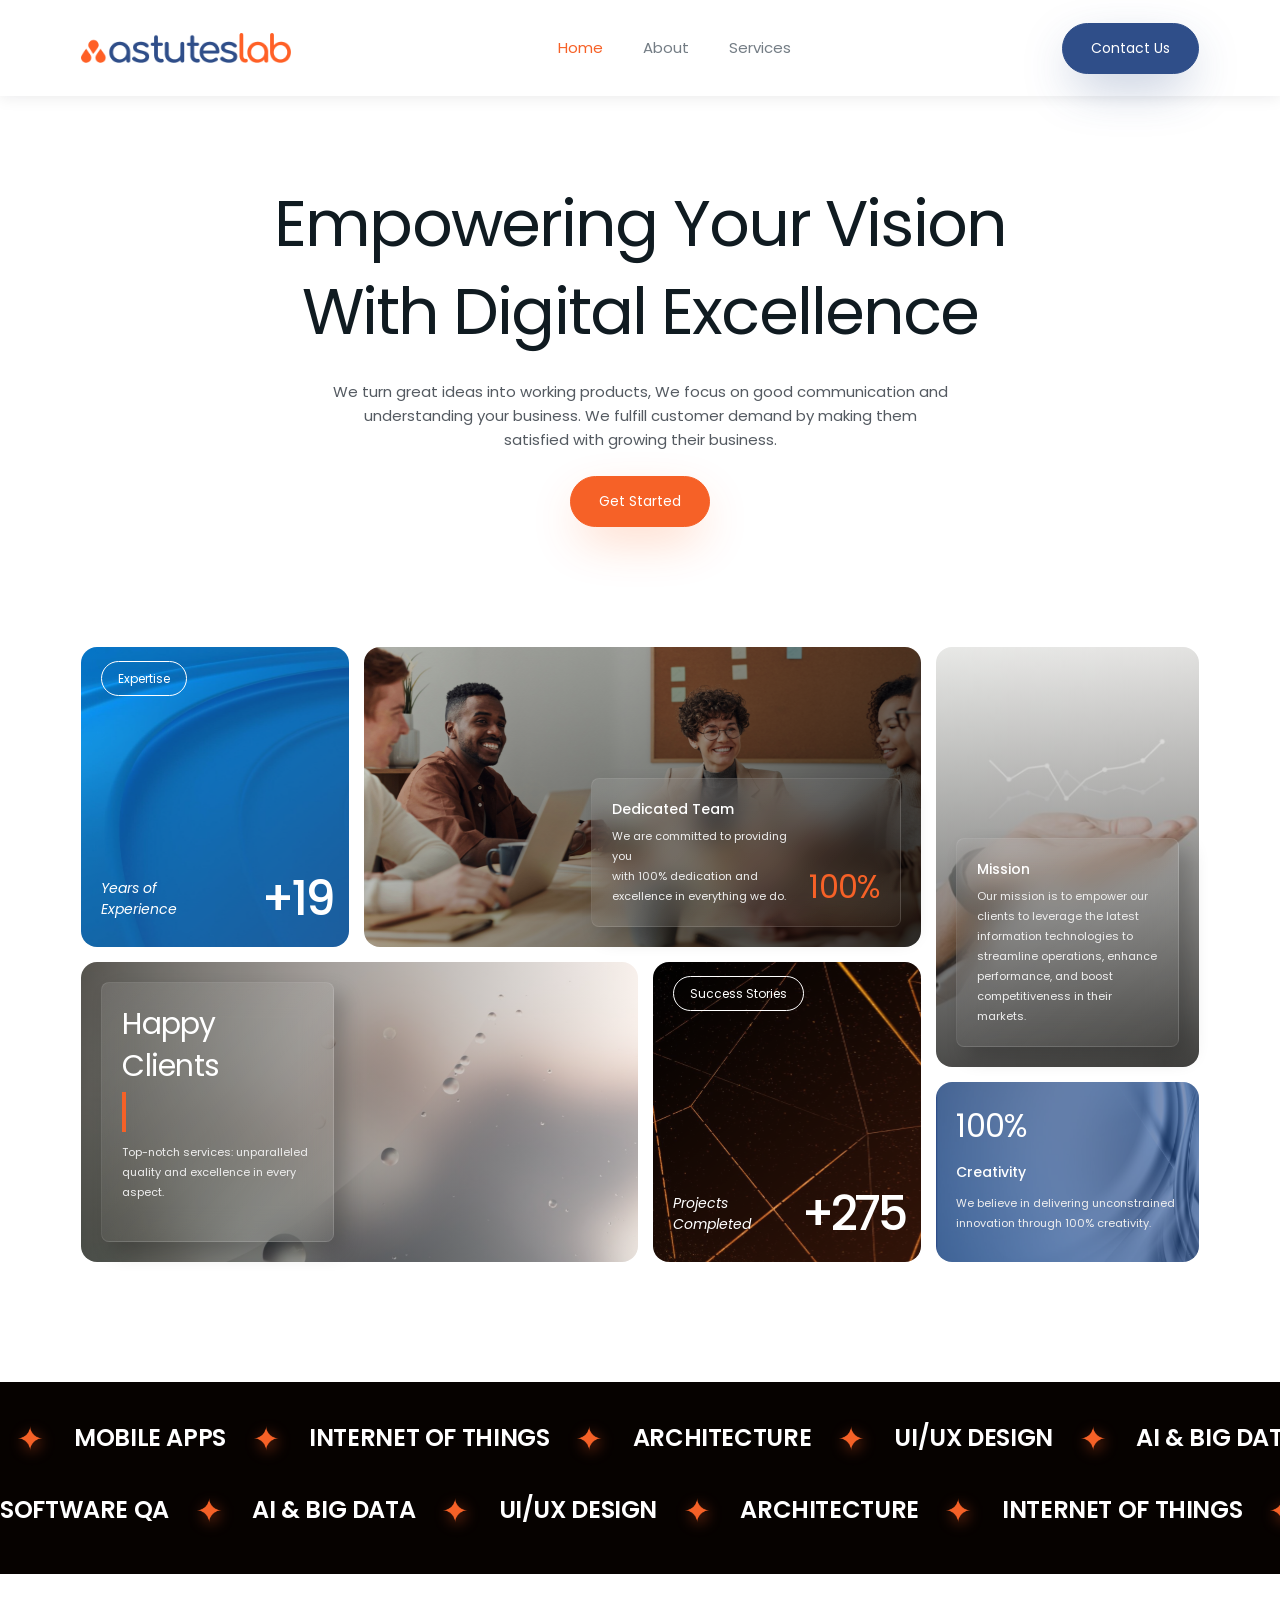
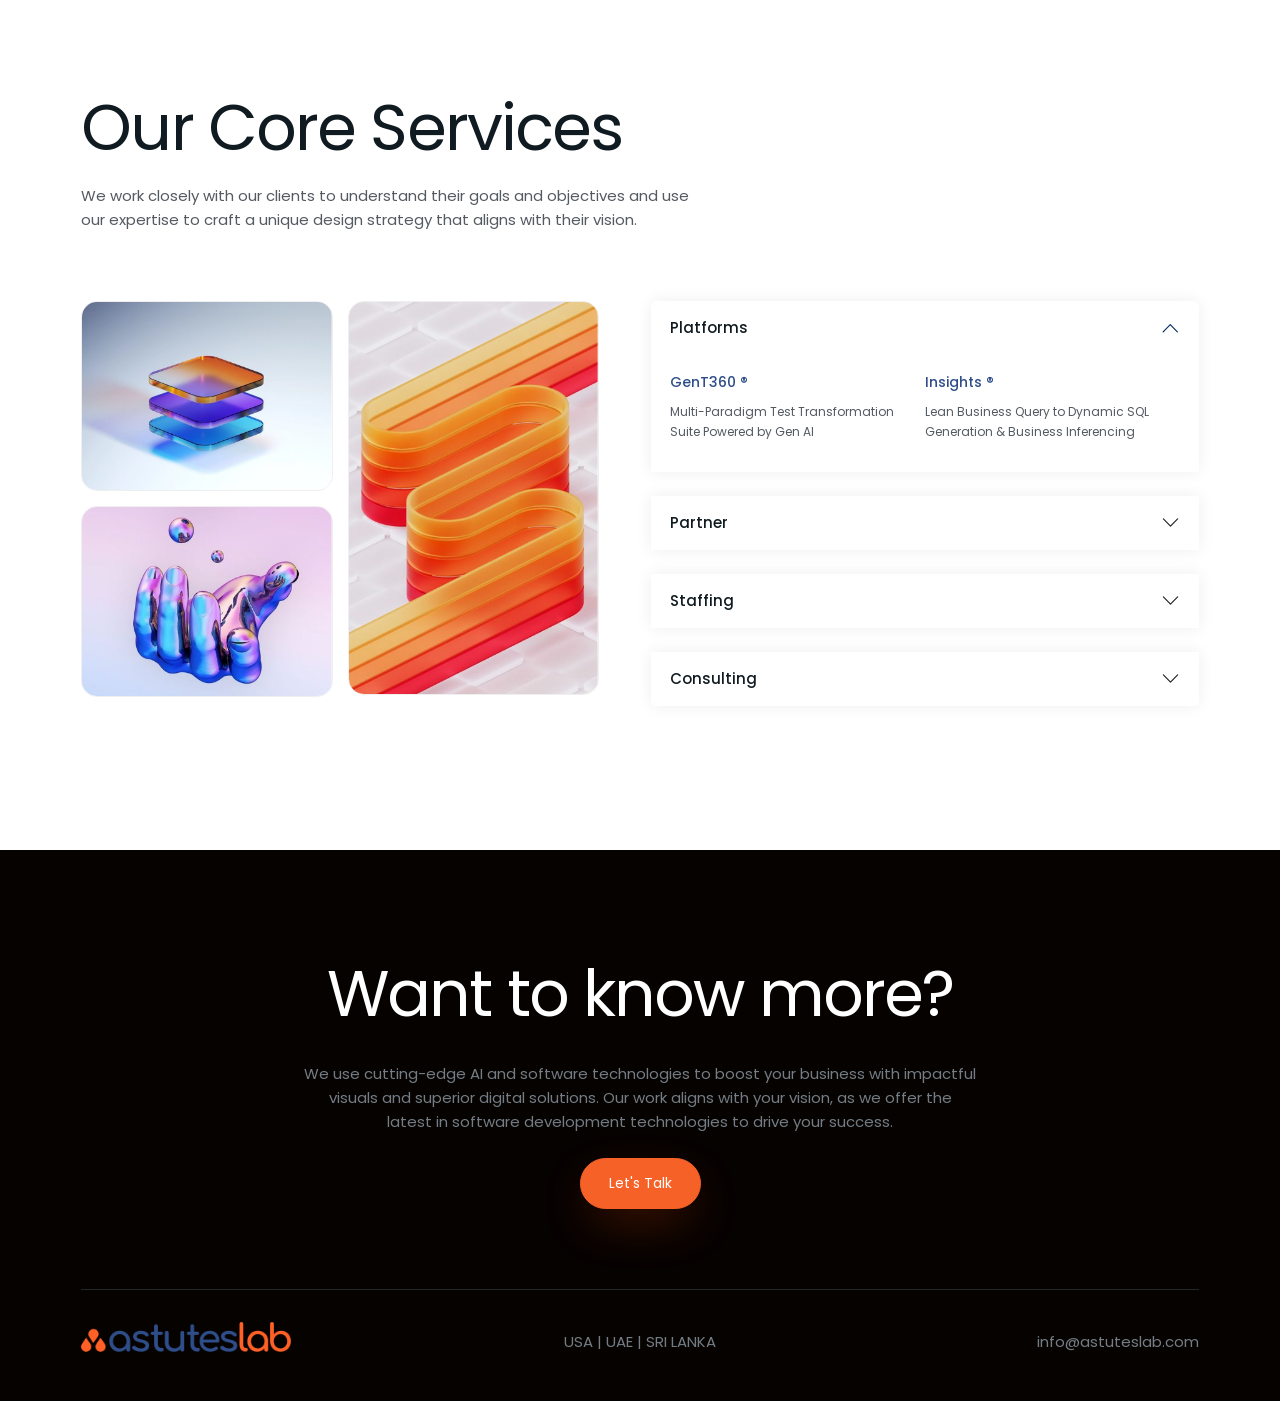
<file: docs/index.html>
<!DOCTYPE html>
<html lang="en">
<head>
    <meta charset="UTF-8">
    <meta name="viewport" content="width=device-width, initial-scale=1.0">
    <title>Astuteslabs - Home</title>
    <link rel="icon" type="image/png" href="image/favicon.ico">
    <link rel="stylesheet" href="https://cdn.jsdelivr.net/npm/bootstrap@5.3.2/dist/css/bootstrap.min.css">
    <link rel="preconnect" href="https://fonts.googleapis.com">
    <link rel="preconnect" href="https://fonts.gstatic.com" crossorigin>
    <link href="https://fonts.googleapis.com/css2?family=Poppins:ital,wght@0,100;0,200;0,300;0,400;0,500;0,600;0,700;0,800;0,900;1,100;1,200;1,300;1,400;1,500;1,600;1,700;1,800;1,900&display=swap" rel="stylesheet">
    <link rel="stylesheet" href="css/style.css">
    <link rel="stylesheet" href="css/responsive.css">
</head>
<body>

    <nav class="navbar fixed-top navbar-expand-lg bg-white py-4">
        <div class="container">
            <a class="navbar-brand" href="index.html">
                <img src="image/logo.png" width="auto" height="30" alt="logo-image">
            </a>
            <button class="navbar-toggler" type="button" data-bs-toggle="collapse" data-bs-target="#navbarNav" aria-controls="navbarNav" aria-expanded="false" aria-label="Toggle navigation">
                <span class="navbar-toggler-icon"></span>
            </button>
            <div class="collapse navbar-collapse" id="navbarNav">
                <ul class="navbar-nav mx-auto">
                    <li class="nav-item active"> <a class="nav-link" href="index.html">Home </a> </li>
                    <li class="nav-item"><a class="nav-link" href="about.html"> About </a></li>
                    <li class="nav-item"><a class="nav-link" href="service.html"> Services </a></li>
                    <li class="nav-item nav-contact"><a class="nav-link" href="contact.html"> Contact </a></li>
                </ul>
                
                <a class="btn btn-secondary btn-nav-contact" href="contact.html">Contact Us</a>
            </div>
        </div>
    </nav>


    <div class="section-hero">
        <div class="container">
            <div class="row text-center">
                <div class="hero-intro">
                    <h2 class="ast-title">Empowering Your Vision <br class="d-none d-lg-block"> With Digital Excellence</h2>
                    <p class="ast-para">
                        We turn great ideas into working products, We focus on good communication and <br class="d-none d-lg-block"> 
                        understanding your business. We fulfill customer demand by making them <br class="d-none d-lg-block">
                        satisfied with growing their business.
                    </p>
                    <a class="btn btn-primary" href="contact.html">Get Started</a>
                </div>
            </div>
        </div>
    </div>

    <div class="section-bento">
        <div class="container">
            <div class="row">
                <div class="bento-wrapper">
                    <div class="ast-bento bento-1">
                        <span class="round-text">Expertise</span>
                        <div class="square">
                            <div class="text" >Years of <br class="d-none d-lg-block"> Experience </div>
                            <div class="num" >+19 </div>
                        </div>
                    </div>
                    <div class="ast-bento bento-2">
                        <div class="bento-card team-card">
                            <div class="team">
                                <div class="card-title">Dedicated Team</div>
                                <div class="card-text">
                                    We are committed to providing you <br class="d-none d-lg-block"> with 100% dedication and excellence in everything we do.
                                </div>
                            </div>
                            <div class="huge-title">100%</div>
                        </div>
                    </div>
                    <div class="ast-bento bento-3">
                        <div class="bento-card">
                            <div class="card-title">Mission</div>
                            <div class="card-text">
                                Our mission is to empower our clients to leverage the latest information technologies 
                                to streamline operations, enhance performance, and boost competitiveness in their markets.
                            </div>
                        </div>
                    </div>
                    <div class="ast-bento bento-4">
                        <div class="bento-card happy-clients">
                            <div class="card-title">Happy <br class="d-none d-lg-block"> Clients</div>
                            <div class="org-line"></div>
                            <div class="card-text">
                                Top-notch services: unparalleled quality and excellence in every aspect.
                            </div>
                        </div>
                    </div>
                    <div class="ast-bento bento-5">
                        <span class="round-text">Success Stories</span>
                        <div class="square">
                            <div class="text" >Projects <br class="d-none d-lg-block"> Completed </div>
                            <div class="num" >+275 </div>
                        </div>
                    </div>
                    <div class="ast-bento bento-6">
                        <div class="ast-card">
                            <div class="huge-title">100%</div>
                            <div class="card-title">Creativity</div>
                            <div class="card-text">
                                We believe in delivering unconstrained innovation through 100% creativity.
                            </div>
                        </div>
                    </div>
                </div>
            </div>
        </div>
    </div>

    <div class="section-marquee">
        <div class="marquee marquee-slow">
            <div class="marq-word forward">
                Full Stack Development <span><img src="image/marq.png" alt="marquee-icon"></span> Mobile Apps <span><img src="image/marq.png" alt="marquee-icon"></span>
                Internet of Things <span><img src="image/marq.png" alt="marquee-icon"></span> Architecture <span><img src="image/marq.png" alt="marquee-icon"></span>
                UI/UX Design <span><img src="image/marq.png" alt="marquee-icon"></span> AI & Big Data <span><img src="image/marq.png" alt="marquee-icon"></span> 
                Software QA <span><img src="image/marq.png" alt="marquee-icon"></span>
            </div>

            <div class="marq-word backword">
                Software QA <span><img src="image/marq.png" alt="marquee-icon"></span> AI & Big Data <span><img src="image/marq.png" alt="marquee-icon"></span>
                UI/UX Design <span><img src="image/marq.png" alt="marquee-icon"></span> Architecture <span><img src="image/marq.png" alt="marquee-icon"></span>
                Internet of Things <span><img src="image/marq.png" alt="marquee-icon"></span> Mobile Apps <span><img src="image/marq.png" alt="marquee-icon"></span> 
                Full Stack Development <span><img src="image/marq.png" alt="marquee-icon"></span>
            </div>
        </div>
    </div>

    <div class="section-services">
        <div class="container">
            <div class="row text-start">
                <div class="hero-intro">
                    <h2 class="ast-title">Our Core Services</h2>
                    <p class="ast-para">
                        We work closely with our clients to understand their goals and objectives and use <br class="d-none d-lg-block"> 
                        our expertise to craft a unique design strategy that aligns with their vision.
                    </p>
                </div>
            </div>

            <div class="service-content">
                <div class="row">
                    <div class="col-lg-6">
                        <div class="ser-images">
                            <div class="img-box set-1">
                                <img src="image/ser-1.png" alt="service-image">
                            </div>
                            <div class="img-box set-2">
                                <img src="image/ser-2.png" alt="service-image">
                            </div>
                            <div class="img-box set-3">
                                <img src="image/ser-3.png" alt="service-image">
                            </div>
                        </div>
                    </div>
    
                    <div class="col-lg-6 my-auto">
                        <div class="accordion" id="accordionExample">
                            <div class="accordion-item border-0">
                                <h2 class="accordion-header" id="headingOne">
                                    <button class="accordion-button" type="button" data-bs-toggle="collapse" data-bs-target="#collapseOne" aria-expanded="true" aria-controls="collapseOne">
                                        Platforms
                                    </button>
                                </h2>
                                <div id="collapseOne" class="accordion-collapse collapse show" aria-labelledby="headingOne" data-bs-parent="#accordionExample" style="">
                                    <div class="accordion-body">
                                        <div class="plat-part">
                                            <div class="pp-box">
                                                <h5>GenT360 ®</h5>
                                                <p>Multi-Paradigm Test Transformation Suite Powered by Gen AI</p>
                                            </div>
                                            <div class="pp-box">
                                                <h5>Insights ®</h5>
                                                <p>Lean Business Query to Dynamic SQL Generation & Business Inferencing</p>
                                            </div>
                                        </div>
                                    </div>
                                </div>
                            </div>
                            <div class="accordion-item border-0">
                                <h2 class="accordion-header" id="headingTwo">
                                    <button class="accordion-button collapsed" type="button" data-bs-toggle="collapse" data-bs-target="#collapseTwo" aria-expanded="false" aria-controls="collapseTwo">
                                        Partner
                                    </button>
                                </h2>
                                <div id="collapseTwo" class="accordion-collapse collapse" aria-labelledby="headingTwo" data-bs-parent="#accordionExample">
                                    <div class="accordion-body">
                                        <div class="partner">
                                            <div class="pp-box">
                                                <h5>Channel Partner</h5>
                                                <img src="image/partner.png" alt="">
                                            </div>
                                        </div>
                                    </div>
                                </div>
                            </div>
                            <div class="accordion-item border-0">
                                <h2 class="accordion-header" id="headingThree">
                                    <button class="accordion-button collapsed" type="button" data-bs-toggle="collapse" data-bs-target="#collapseThree" aria-expanded="false" aria-controls="collapseThree">
                                        Staffing
                                    </button>
                                </h2>
                                <div id="collapseThree" class="accordion-collapse collapse" aria-labelledby="headingThree" data-bs-parent="#accordionExample">
                                    <div class="accordion-body">
                                        <div class="plat-part">
                                            <div class="pp-box">
                                                <h5>Dedicated Teams</h5>
                                                <p>For Software Companies & Startups</p>
                                            </div>
                                            <div class="pp-box">
                                                <h5>BOT Engagements</h5>
                                                <p>Build, Operate & Transfer Services</p>
                                            </div>
                                        </div>
                                    </div>
                                </div>
                            </div>
                            <div class="accordion-item border-0">
                                <h2 class="accordion-header" id="headingFour">
                                    <button class="accordion-button collapsed" type="button" data-bs-toggle="collapse" data-bs-target="#collapseFour" aria-expanded="false" aria-controls="collapseFour">
                                        Consulting
                                    </button>
                                </h2>
                                <div id="collapseFour" class="accordion-collapse collapse" aria-labelledby="headingFour" data-bs-parent="#accordionExample">
                                    <div class="accordion-body">
                                        <div class="consult">
                                            <div class="consult-box">
                                                <h5>UI/UX Design</h5>
                                            </div>
                                            <div class="consult-box">
                                                <h5>Mobile Apps</h5>
                                            </div>
                                            <div class="consult-box">
                                                <h5>Architecture</h5>
                                            </div>
                                            <div class="consult-box">
                                                <h5>Software QA</h5>
                                            </div>
                                            <div class="consult-box">
                                                <h5>Full Stack Development</h5>
                                            </div>
                                            <div class="consult-box">
                                                <h5>AI & Big Data</h5>
                                            </div>
                                            <div class="consult-box">
                                                <h5>Internet of Things</h5>
                                            </div>
                                        </div>
                                    </div>
                                </div>
                            </div>
                        </div>
    
                    </div>
                </div>
            </div>
            
        </div>
    </div>


    <footer>
        <div class="container">
            <div class="hero-intro text-center">
                <h2 class="ast-title">Want to know more?</h2>
                <p class="ast-para">
                    We use cutting-edge AI and software technologies to boost your business with impactful<br class="d-none d-lg-block"> 
                    visuals and superior digital solutions. Our work aligns with your vision, as we offer the <br class="d-none d-lg-block">
                    latest in software development technologies to drive your success. 
                </p>
                <a class="btn btn-primary" href="contact.html">Let's Talk</a>
            </div>

            <div class="row align-items-center footer-bottom">
                <div class="col-md-4">
                    <div class="ft-logo text-start">
                        <img src="image/logo.png" width="auto" height="30" alt="ft-logo">
                    </div>
                </div>
                <div class="col-md-4 text-center">
                    <p class="ft-loc">
                        USA | UAE | SRI LANKA
                    </p>
                </div>
                <div class="col-md-4 text-end">
                    <p class="ft-mail">
                        info@astuteslab.com
                    </p>
                </div>
            </div>
        </div>
    </footer>
    
    <script src="https://cdn.jsdelivr.net/npm/bootstrap@5.2.3/dist/js/bootstrap.bundle.min.js" integrity="sha384-kenU1KFdBIe4zVF0s0G1M5b4hcpxyD9F7jL+jjXkk+Q2h455rYXK/7HAuoJl+0I4" crossorigin="anonymous"></script>
</body>
</html>
</file>
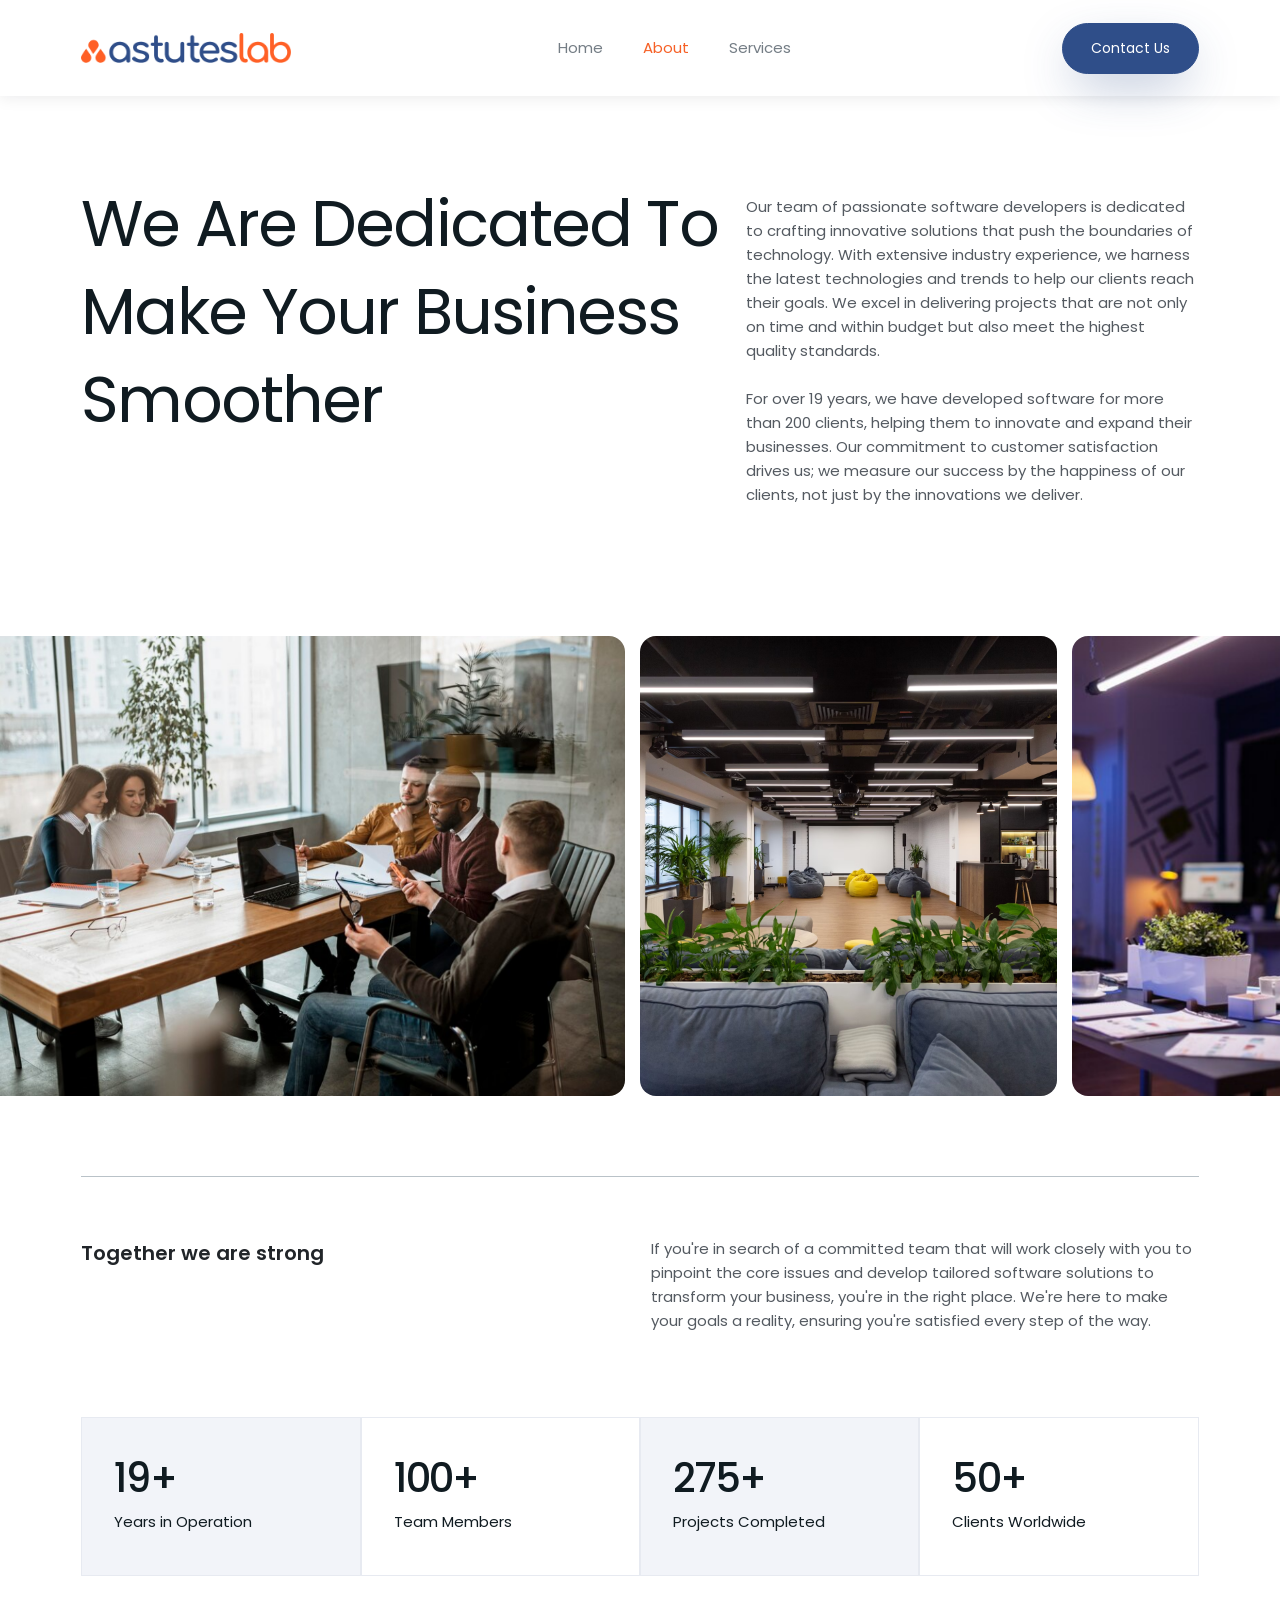
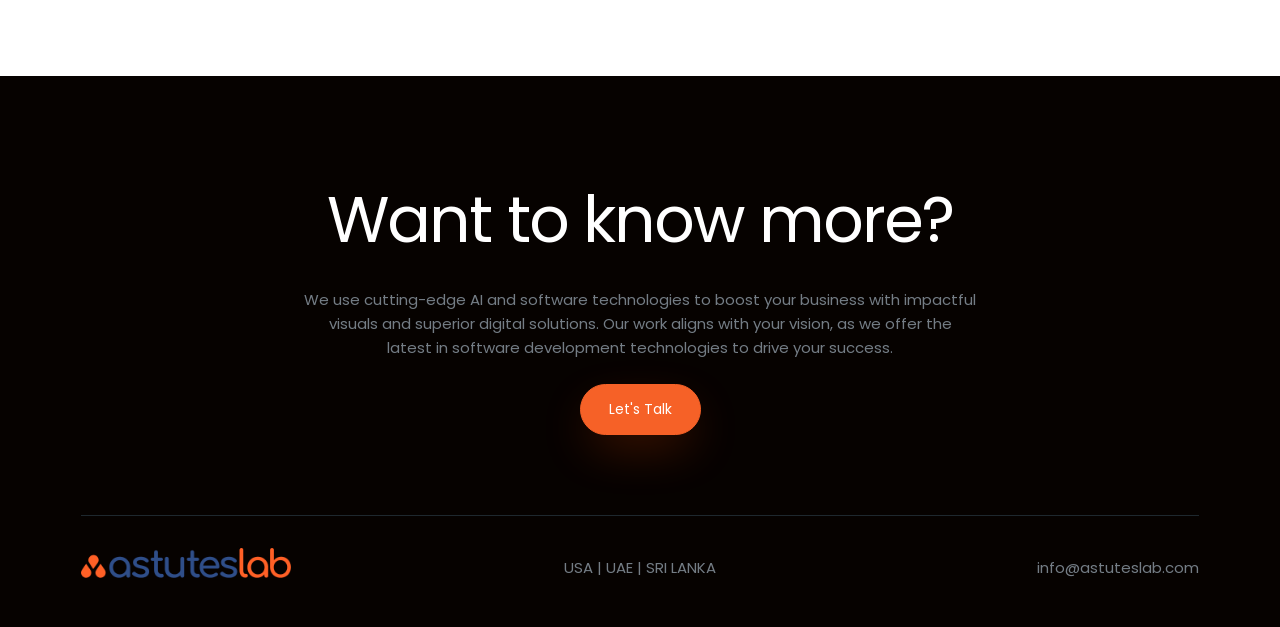
<file: docs/about.html>
<!DOCTYPE html>
<html lang="en">
<head>
    <meta charset="UTF-8">
    <meta name="viewport" content="width=device-width, initial-scale=1.0">
    <title>Astuteslabs - About Us</title>
    <link rel="icon" type="image/png" href="image/favicon.ico">
    <link rel="stylesheet" href="https://cdn.jsdelivr.net/npm/bootstrap@5.3.2/dist/css/bootstrap.min.css">
    <link rel="preconnect" href="https://fonts.googleapis.com">
    <link rel="preconnect" href="https://fonts.gstatic.com" crossorigin>
    <link href="https://fonts.googleapis.com/css2?family=Poppins:ital,wght@0,100;0,200;0,300;0,400;0,500;0,600;0,700;0,800;0,900;1,100;1,200;1,300;1,400;1,500;1,600;1,700;1,800;1,900&display=swap" rel="stylesheet">
    <link rel="stylesheet" href="css/style.css">
    <link rel="stylesheet" href="css/responsive.css">
</head>
<body>

    <nav class="navbar fixed-top navbar-expand-lg bg-white py-4">
        <div class="container">
            <a class="navbar-brand" href="index.html">
                <img src="image/logo.png" width="auto" height="30" alt="logo-image">
            </a>
            <button class="navbar-toggler" type="button" data-bs-toggle="collapse" data-bs-target="#navbarNav" aria-controls="navbarNav" aria-expanded="false" aria-label="Toggle navigation">
                <span class="navbar-toggler-icon"></span>
            </button>
            <div class="collapse navbar-collapse" id="navbarNav">
                <ul class="navbar-nav mx-auto">
                    <li class="nav-item"> <a class="nav-link" href="index.html">Home </a> </li>
                    <li class="nav-item active"><a class="nav-link" href="about.html"> About </a></li>
                    <li class="nav-item"><a class="nav-link" href="service.html"> Services </a></li>
                    <li class="nav-item nav-contact"><a class="nav-link" href="contact.html"> Contact </a></li>
                </ul>
                
                <a class="btn btn-secondary btn-nav-contact" href="contact.html">Contact Us</a>
            </div>
        </div>
    </nav>


    <div class="section-hero">
        <div class="container">
            <div class="title-intro">
                <div class="row">
                    <div class="col-12 col-lg-8 col-xl-7">  
                        <h2 class="ast-title">We Are Dedicated To Make Your Business Smoother</h2>
                    </div>
                    <div class="col-12 col-lg-4 col-xl-5 mt-md-3 mb-md-3">
                        <p class="ast-para">
                            <!-- We work closely with our clients to understand their goals and
                            objectives and use our expertise to craft a unique design strategy 
                            that aligns with their vision. -->

                            Our team of passionate software developers is dedicated to crafting innovative solutions 
                            that push the boundaries of technology. With extensive industry experience, we harness the 
                            latest technologies and trends to help our clients reach their goals. We excel in delivering 
                            projects that are not only on time and within budget but also meet the highest quality standards.
                        </p>
                        <p class="ast-para">
                            For over 19 years, we have developed software for more than 200 clients, helping them to innovate 
                            and expand their businesses. Our commitment to customer satisfaction drives us; we measure our 
                            success by the happiness of our clients, not just by the innovations we deliver.
                        </p>
                    </div>
                </div>
            </div>
        </div>
    </div>

    <div class="section-gallery">
        <div class="gallery-box">
            <div class="abt-img">
                <img src="image/abt-1.png" class="img-1" alt="abt-img">
            </div>
            <div class="abt-img">
                <img src="image/abt-2.png" class="img-2" alt="abt-img">
            </div>
            <div class="abt-img">
                <img src="image/abt-3.png" class="img-3" alt="abt-img">
            </div>
        </div>
    </div>

    <div class="section-about">
        <div class="container">
            <div class="caption">
                <div class="row">
                    <div class="col-md-6">
                        <h6 class="cap-title">Together we are strong</h6>
                    </div>
                    <div class="col-md-6">
                        <p class="ast-para">
                            If you're in search of a committed team that will work closely with you to pinpoint the 
                            core issues and develop tailored software solutions to transform your business, you're in 
                            the right place. We're here to make your goals a reality, ensuring you're satisfied every 
                            step of the way.
                        </p>
                    </div>
                </div>
            </div>
            <div class="detail-box">
                <div class="abt-box">
                    <h5>19+</h5>
                    <p>Years in Operation</p>
                </div>
                <div class="abt-box">
                    <h5>100+</h5>
                    <p>Team Members</p>
                </div>
                <div class="abt-box">
                    <h5>275+</h5>
                    <p>Projects Completed</p>
                </div>
                <div class="abt-box">
                    <h5>50+</h5>
                    <p>Clients Worldwide</p>
                </div>
            </div>
        </div>
    </div>




    <footer>
        <div class="container">
            <div class="hero-intro text-center">
                <h2 class="ast-title">Want to know more?</h2>
                <p class="ast-para">
                    We use cutting-edge AI and software technologies to boost your business with impactful<br class="d-none d-lg-block"> 
                    visuals and superior digital solutions. Our work aligns with your vision, as we offer the <br class="d-none d-lg-block">
                    latest in software development technologies to drive your success. 
                </p>
                <a class="btn btn-primary" href="contact.html">Let's Talk</a>
            </div>

            <div class="row align-items-center footer-bottom">
                <div class="col-md-4">
                    <div class="ft-logo text-start">
                        <img src="image/logo.png" width="auto" height="30" alt="ft-logo">
                    </div>
                </div>
                <div class="col-md-4 text-center">
                    <p class="ft-loc">
                        USA | UAE | SRI LANKA
                    </p>
                </div>
                <div class="col-md-4 text-end">
                    <p class="ft-mail">
                        info@astuteslab.com
                    </p>
                </div>
            </div>
        </div>
    </footer>
    
    <script src="https://cdn.jsdelivr.net/npm/bootstrap@5.2.3/dist/js/bootstrap.bundle.min.js" integrity="sha384-kenU1KFdBIe4zVF0s0G1M5b4hcpxyD9F7jL+jjXkk+Q2h455rYXK/7HAuoJl+0I4" crossorigin="anonymous"></script>
</body>
</html>
</file>
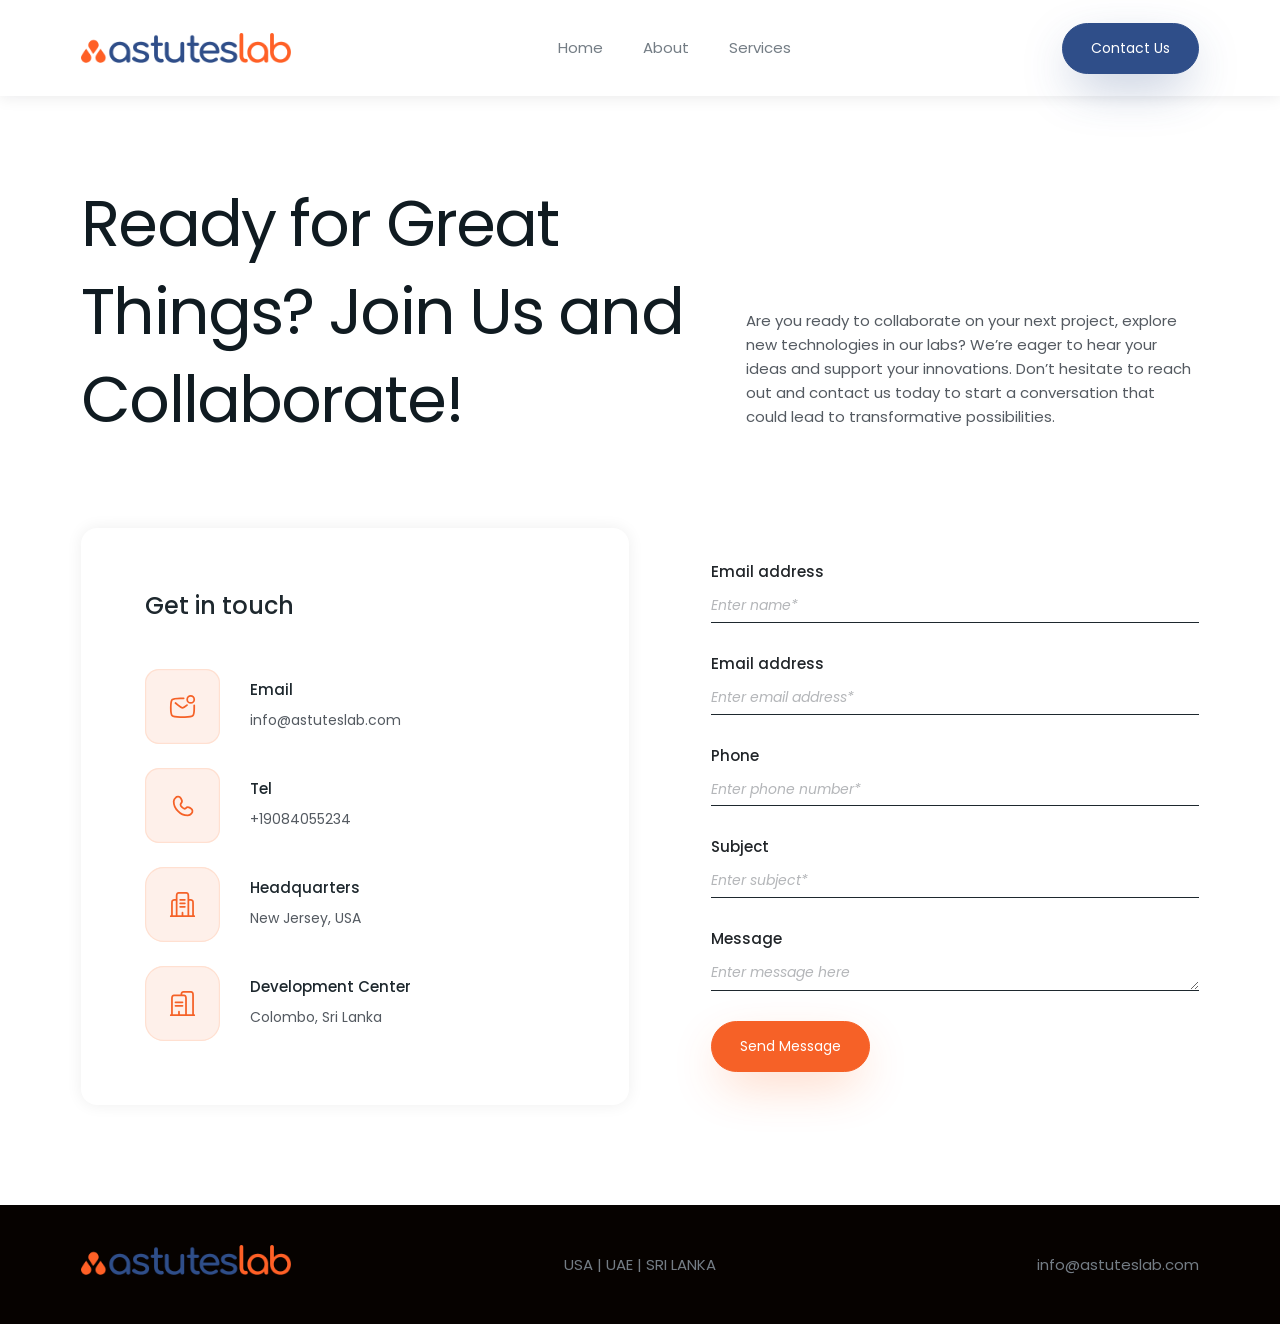
<file: docs/contact-form.html>
<!DOCTYPE html>
<html lang="en">
<head>
    <meta charset="UTF-8">
    <meta name="viewport" content="width=device-width, initial-scale=1.0">
    <title>Astuteslabs - Contact Us</title>
    <link rel="icon" type="image/png" href="image/favicon.ico">
    <link rel="stylesheet" href="https://cdn.jsdelivr.net/npm/bootstrap@5.3.2/dist/css/bootstrap.min.css">
    <link rel="preconnect" href="https://fonts.googleapis.com">
    <link rel="preconnect" href="https://fonts.gstatic.com" crossorigin>
    <link href="https://fonts.googleapis.com/css2?family=Poppins:ital,wght@0,100;0,200;0,300;0,400;0,500;0,600;0,700;0,800;0,900;1,100;1,200;1,300;1,400;1,500;1,600;1,700;1,800;1,900&display=swap" rel="stylesheet">
    <link rel="stylesheet" href="css/style.css">
    <link rel="stylesheet" href="css/responsive.css">
    <style>
        footer {
            padding: 40px 0 24px;
        }
        .footer-bottom {
            margin-top: 0;
        }
    </style>
</head>
<body>

    <nav class="navbar fixed-top navbar-expand-lg bg-white py-4">
        <div class="container">
            <a class="navbar-brand" href="index.html">
                <img src="image/logo.png" width="auto" height="30" alt="logo-image">
            </a>
            <button class="navbar-toggler" type="button" data-bs-toggle="collapse" data-bs-target="#navbarNav" aria-controls="navbarNav" aria-expanded="false" aria-label="Toggle navigation">
                <span class="navbar-toggler-icon"></span>
            </button>
            <div class="collapse navbar-collapse" id="navbarNav">
                <ul class="navbar-nav mx-auto">
                    <li class="nav-item"> <a class="nav-link" href="index.html">Home </a> </li>
                    <li class="nav-item"><a class="nav-link" href="about.html"> About </a></li>
                    <li class="nav-item"><a class="nav-link" href="service.html"> Services </a></li>
                    <li class="nav-item nav-contact active"><a class="nav-link" href="contact.html"> Contact </a></li>
                </ul>
                
                <a class="btn btn-secondary btn-nav-contact" href="contact.html">Contact Us</a>
            </div>
        </div>
    </nav>


    <div class="section-hero">
        <div class="container">
            <div class="title-intro">
                <div class="row">
                    <div class="col-12 col-lg-8 col-xl-7">  
                        <h2 class="ast-title">Ready for Great <br class="d-none d-xl-block"> Things? Join Us and <br class="d-none d-xl-block"> Collaborate!</h2>
                    </div>
                    <div class="col-12 col-lg-4 col-xl-5 mt-md-auto mb-md-3">
                        <p class="ast-para">
                            Are you ready to collaborate on your next project, explore new technologies in our labs? 
                            We’re eager to hear your ideas and support your innovations. Don’t hesitate to reach out 
                            and contact us today to start a conversation that could lead to transformative possibilities.
                        </p>
                    </div>
                </div>
            </div>
        </div>
    </div>

   <div class="section-contact-us">
        <div class="container">
            <div class="contact-wrapper">
                <div class="row">
                    <div class="col-md-6">
                        <div class="info-card">
                            <h5 class="light-title">Get in touch</h5>
                            <div class="help-details">
                                <img src="image/ast-mail.svg" alt="ct-help-icon">
                                <div class="help-body">
                                    <h5>Email</h5>
                                    <p>info@astuteslab.com</p>
                                </div>
                            </div>

                            <div class="help-details">
                                <img src="image/ast-tel.svg" alt="ct-help-icon">
                                <div class="help-body">
                                    <h5>Tel</h5>
                                    <p>+19084055234</p>
                                </div>
                            </div>

                            <div class="help-details">
                                <img src="image/ast-hqnew.svg" alt="ct-help-icon">
                                <div class="help-body">
                                    <h5>Headquarters</h5>
                                    <p>
                                        New Jersey, USA
                                    </p>
                                </div>
                            </div>

                            <div class="help-details">
                                <img src="image/center.svg" alt="ct-help-icon">
                                <div class="help-body">
                                    <h5>Development Center</h5>
                                    <p>
                                        Colombo, Sri Lanka
                                    </p>
                                </div>
                            </div>
                        </div>
                    </div>

                    <div class="col-md-6 my-auto">
                        <div class="contact-form">
                            <form action="POST">
                                <div class="row">
                                    <div class="col-12 mb-30">
                                        <label for="name" class="form-label">Email address</label>
                                        <input type="text" class="form-control italic" placeholder="Enter name*" id="name" name="name" aria-label="name" required="">
                                    </div>
                                    <div class="col-12 mb-30">
                                        <label for="email" class="form-label">Email address</label>
                                        <input type="email" class="form-control italic" placeholder="Enter email address*" id="email" name="email" aria-label="email" required="">
                                    </div>
                                    <div class="col-12 mb-30">
                                        <label for="phone" class="form-label">Phone</label>
                                        <input type="text" class="form-control italic" placeholder="Enter phone number*" id="phone" name="phone" aria-label="phone" required="">
                                    </div>
                                    <div class="col-12 mb-30">
                                        <label for="subject" class="form-label">Subject</label>
                                        <input type="text" class="form-control italic" placeholder="Enter subject*" id="subject" name="subject" aria-label="subject" required="">
                                    </div>
                                    <div class="col-12 mb-30">
                                        <label for="message" class="form-label">Message</label>
                                        <textarea class="form-control italic" placeholder="Enter message here" id="message" rows="1"></textarea>
                                    </div>
                                </div>
                                <a class="btn btn-primary" href="contact.html">Send Message</a>
                            </form>
                        </div>
                    </div>
                </div>
            </div>
        </div>
   </div>
    

    <footer>
        <div class="container">
            <div class="row align-items-center footer-bottom">
                <div class="col-md-4">
                    <div class="ft-logo text-start">
                        <img src="image/logo.png" width="auto" height="30" alt="ft-logo">
                    </div>
                </div>
                <div class="col-md-4 text-center">
                    <p class="ft-loc">
                        USA | UAE | SRI LANKA
                    </p>
                </div>
                <div class="col-md-4 text-end">
                    <p class="ft-mail">
                        info@astuteslab.com
                    </p>
                </div>
            </div>
        </div>
    </footer>
    
    <script src="https://cdn.jsdelivr.net/npm/bootstrap@5.2.3/dist/js/bootstrap.bundle.min.js" integrity="sha384-kenU1KFdBIe4zVF0s0G1M5b4hcpxyD9F7jL+jjXkk+Q2h455rYXK/7HAuoJl+0I4" crossorigin="anonymous"></script>
</body>
</html>
</file>
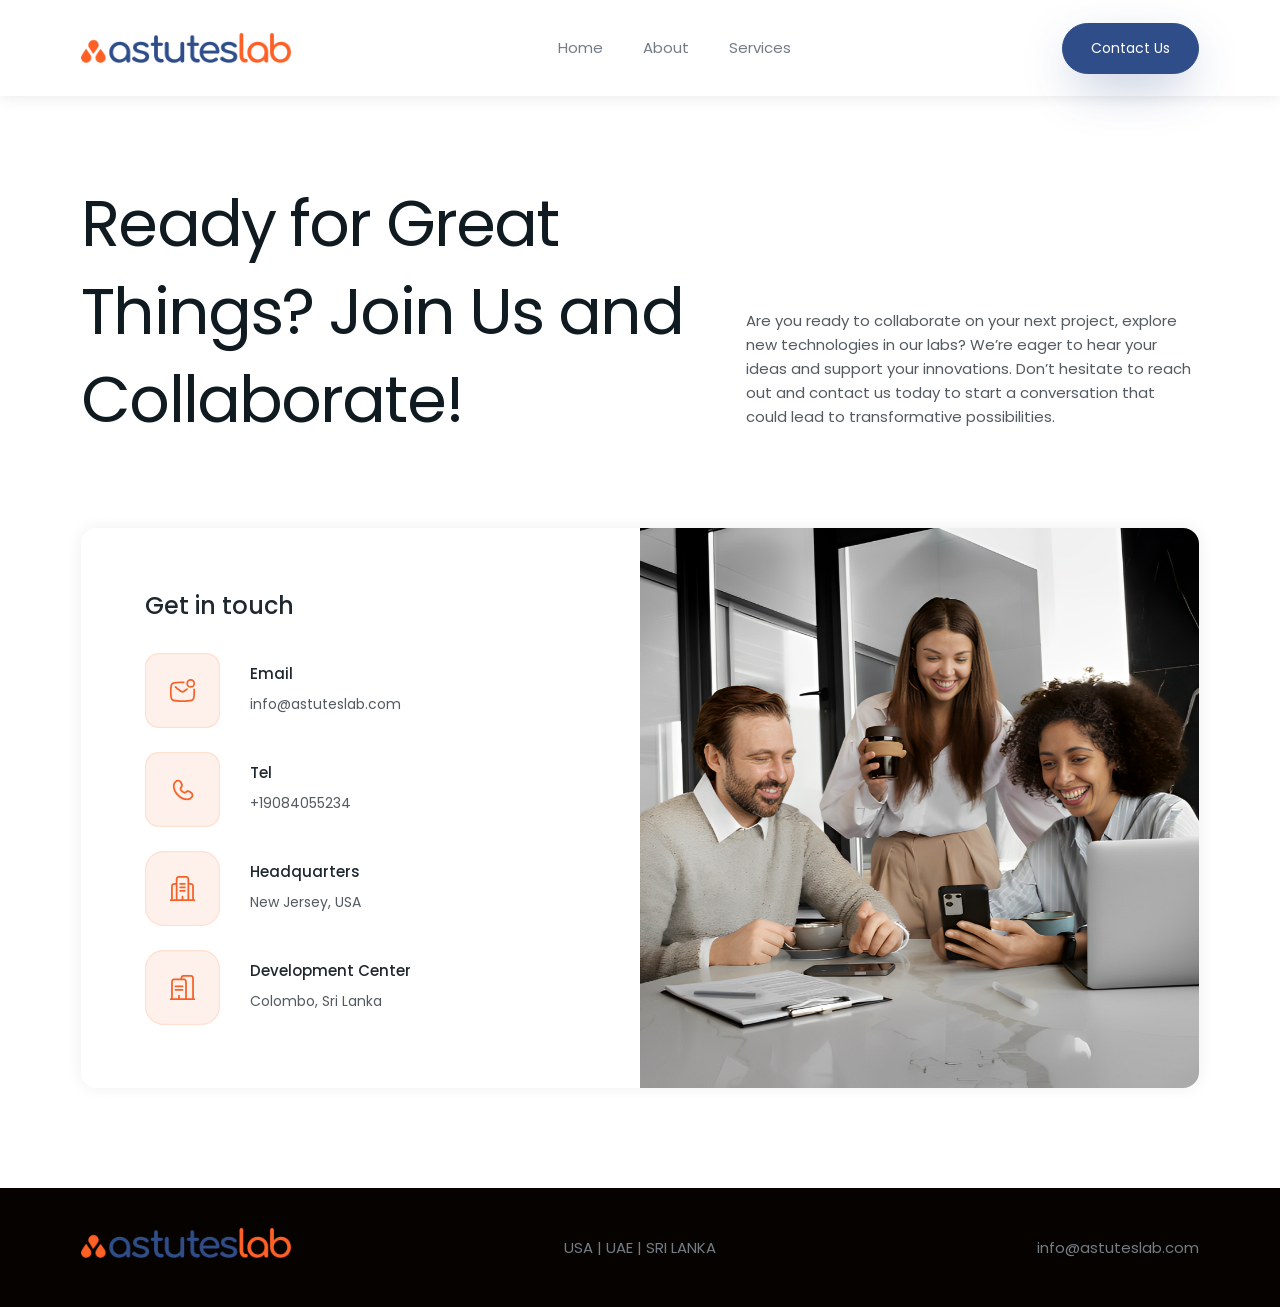
<file: docs/contact.html>
<!DOCTYPE html>
<html lang="en">
<head>
    <meta charset="UTF-8">
    <meta name="viewport" content="width=device-width, initial-scale=1.0">
    <title>Astuteslabs - Contact Us</title>
    <link rel="icon" type="image/png" href="image/favicon.ico">
    <link rel="stylesheet" href="https://cdn.jsdelivr.net/npm/bootstrap@5.3.2/dist/css/bootstrap.min.css">
    <link rel="preconnect" href="https://fonts.googleapis.com">
    <link rel="preconnect" href="https://fonts.gstatic.com" crossorigin>
    <link href="https://fonts.googleapis.com/css2?family=Poppins:ital,wght@0,100;0,200;0,300;0,400;0,500;0,600;0,700;0,800;0,900;1,100;1,200;1,300;1,400;1,500;1,600;1,700;1,800;1,900&display=swap" rel="stylesheet">
    <link rel="stylesheet" href="css/style.css">
    <link rel="stylesheet" href="css/responsive.css">
    <style>
        footer {
            padding: 40px 0 24px;
        }
        .footer-bottom {
            margin-top: 0;
        }
    </style>
</head>
<body>

    <nav class="navbar fixed-top navbar-expand-lg bg-white py-4">
        <div class="container">
            <a class="navbar-brand" href="index.html">
                <img src="image/logo.png" width="auto" height="30" alt="logo-image">
            </a>
            <button class="navbar-toggler" type="button" data-bs-toggle="collapse" data-bs-target="#navbarNav" aria-controls="navbarNav" aria-expanded="false" aria-label="Toggle navigation">
                <span class="navbar-toggler-icon"></span>
            </button>
            <div class="collapse navbar-collapse" id="navbarNav">
                <ul class="navbar-nav mx-auto">
                    <li class="nav-item"> <a class="nav-link" href="index.html">Home </a> </li>
                    <li class="nav-item"><a class="nav-link" href="about.html"> About </a></li>
                    <li class="nav-item"><a class="nav-link" href="service.html"> Services </a></li>
                    <li class="nav-item nav-contact active"><a class="nav-link" href="contact.html"> Contact </a></li>
                </ul>
                
                <a class="btn btn-secondary btn-nav-contact" href="contact.html">Contact Us</a>
            </div>
        </div>
    </nav>


    <div class="section-hero">
        <div class="container">
            <div class="title-intro">
                <div class="row">
                    <div class="col-12 col-lg-8 col-xl-7">  
                        <h2 class="ast-title">Ready for Great <br class="d-none d-xl-block"> Things? Join Us and <br class="d-none d-xl-block"> Collaborate!</h2>
                    </div>
                    <div class="col-12 col-lg-4 col-xl-5 mt-md-auto mb-md-3">
                        <p class="ast-para">
                            Are you ready to collaborate on your next project, explore new technologies in our labs? 
                            We’re eager to hear your ideas and support your innovations. Don’t hesitate to reach out 
                            and contact us today to start a conversation that could lead to transformative possibilities.
                        </p>
                    </div>
                </div>
            </div>
        </div>
    </div>

   <div class="section-contact-us">
        <div class="container">
            <div class="contact-wrapper">
                <div class="ct-grid">
                    

                    <div class="grid-box">
                        <div class="info-card">
                            <h5 class="light-title">Get in touch</h5>
                            <div class="help-details">
                                <img src="image/ast-mail.svg" alt="ct-help-icon">
                                <div class="help-body">
                                    <h5>Email</h5>
                                    <p>info@astuteslab.com</p>
                                </div>
                            </div>

                            <div class="help-details">
                                <img src="image/ast-tel.svg" alt="ct-help-icon">
                                <div class="help-body">
                                    <h5>Tel</h5>
                                    <p>+19084055234</p>
                                </div>
                            </div>

                            <div class="help-details">
                                <img src="image/ast-hqnew.svg" alt="ct-help-icon">
                                <div class="help-body">
                                    <h5>Headquarters</h5>
                                    <p>
                                        New Jersey, USA
                                    </p>
                                </div>
                            </div>

                            <div class="help-details">
                                <img src="image/center.svg" alt="ct-help-icon">
                                <div class="help-body">
                                    <h5>Development Center</h5>
                                    <p>
                                        Colombo, Sri Lanka
                                    </p>
                                </div>
                            </div>
                        </div>
                    </div>

                    <div class="grid-box">
                        <div class="contact-image">
                            <img src="image/contact.png" alt="contact-img">
                        </div>
                    </div>
                </div>
            </div>
        </div>
   </div>
    

    <footer>
        <div class="container">
            <div class="row align-items-center footer-bottom">
                <div class="col-md-4">
                    <div class="ft-logo text-start">
                        <img src="image/logo.png" width="auto" height="30" alt="ft-logo">
                    </div>
                </div>
                <div class="col-md-4 text-center">
                    <p class="ft-loc">
                        USA | UAE | SRI LANKA
                    </p>
                </div>
                <div class="col-md-4 text-end">
                    <p class="ft-mail">
                        info@astuteslab.com
                    </p>
                </div>
            </div>
        </div>
    </footer>
    
    <script src="https://cdn.jsdelivr.net/npm/bootstrap@5.2.3/dist/js/bootstrap.bundle.min.js" integrity="sha384-kenU1KFdBIe4zVF0s0G1M5b4hcpxyD9F7jL+jjXkk+Q2h455rYXK/7HAuoJl+0I4" crossorigin="anonymous"></script>
</body>
</html>
</file>
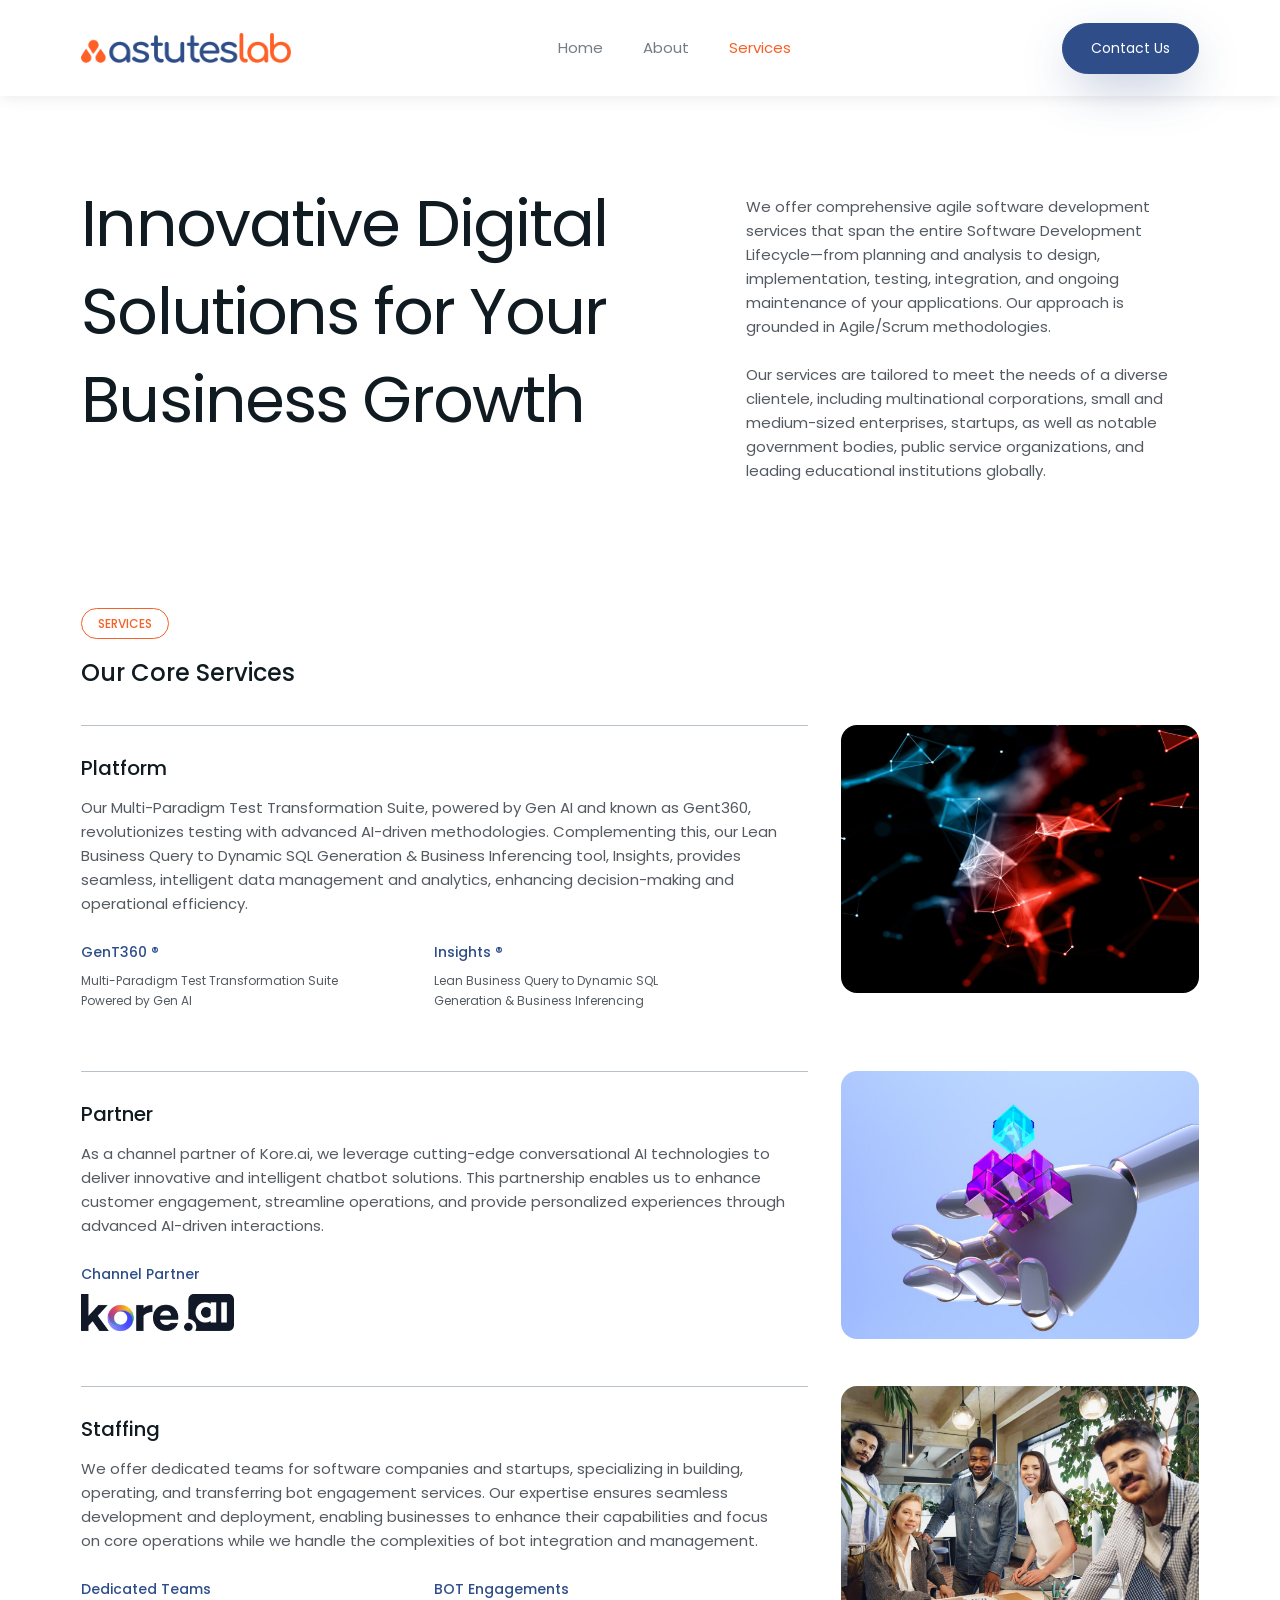
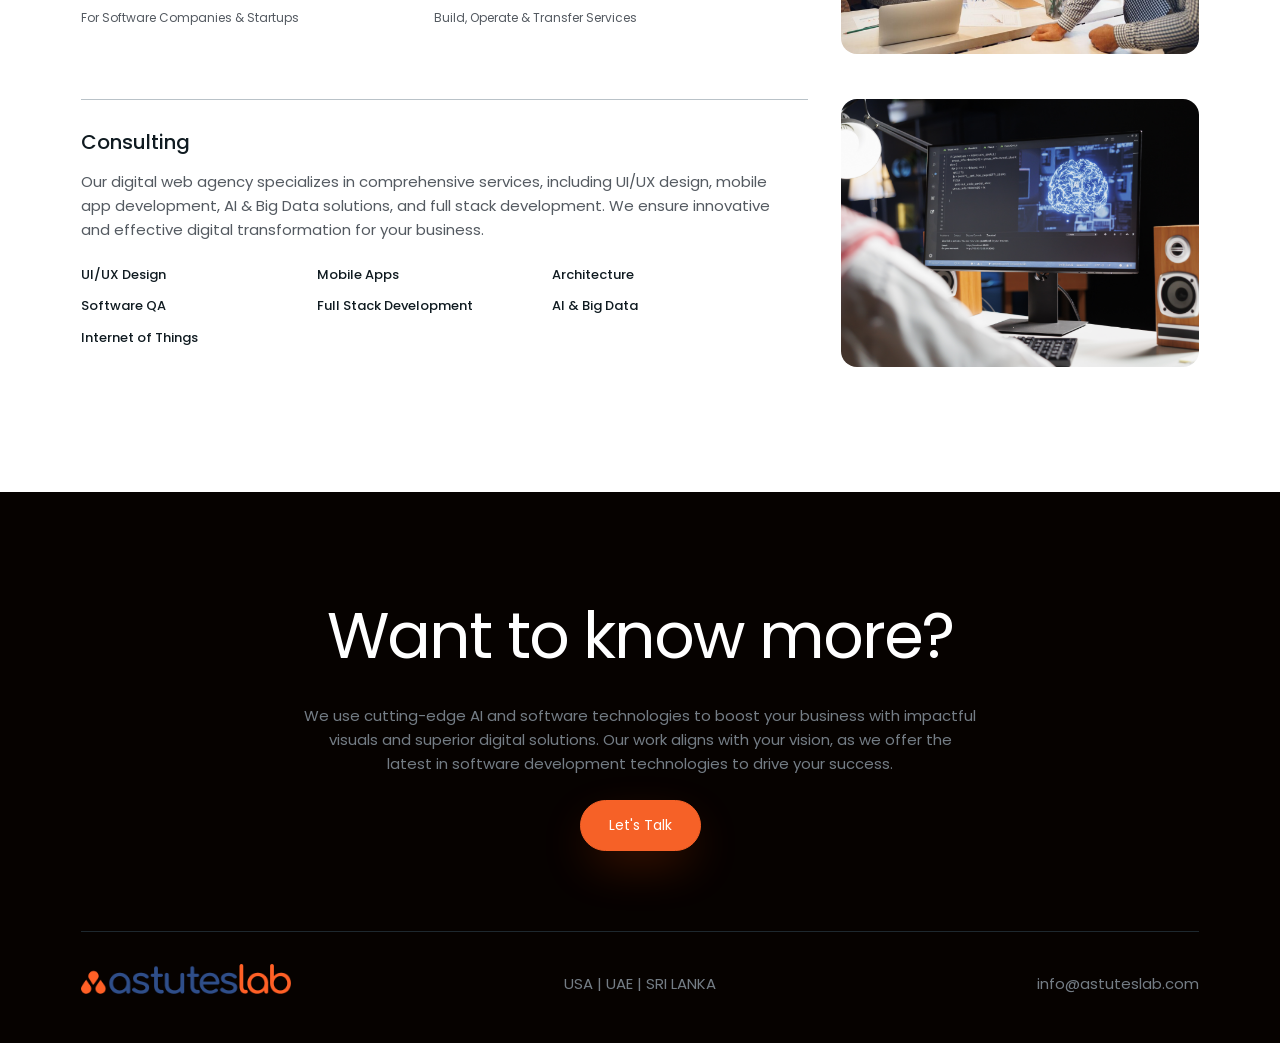
<file: docs/service.html>
<!DOCTYPE html>
<html lang="en">
<head>
    <meta charset="UTF-8">
    <meta name="viewport" content="width=device-width, initial-scale=1.0">
    <title>Astuteslabs - Services</title>
    <link rel="icon" type="image/png" href="image/favicon.ico">
    <link rel="stylesheet" href="https://cdn.jsdelivr.net/npm/bootstrap@5.3.2/dist/css/bootstrap.min.css">
    <link rel="preconnect" href="https://fonts.googleapis.com">
    <link rel="preconnect" href="https://fonts.gstatic.com" crossorigin>
    <link href="https://fonts.googleapis.com/css2?family=Poppins:ital,wght@0,100;0,200;0,300;0,400;0,500;0,600;0,700;0,800;0,900;1,100;1,200;1,300;1,400;1,500;1,600;1,700;1,800;1,900&display=swap" rel="stylesheet">
    <link rel="stylesheet" href="css/style.css">
    <link rel="stylesheet" href="css/responsive.css">
</head>
<body>

    <nav class="navbar fixed-top navbar-expand-lg bg-white py-4">
        <div class="container">
            <a class="navbar-brand" href="index.html">
                <img src="image/logo.png" width="auto" height="30" alt="logo-image">
            </a>
            <button class="navbar-toggler" type="button" data-bs-toggle="collapse" data-bs-target="#navbarNav" aria-controls="navbarNav" aria-expanded="false" aria-label="Toggle navigation">
                <span class="navbar-toggler-icon"></span>
            </button>
            <div class="collapse navbar-collapse" id="navbarNav">
                <ul class="navbar-nav mx-auto">
                    <li class="nav-item"> <a class="nav-link" href="index.html">Home </a> </li>
                    <li class="nav-item"><a class="nav-link" href="about.html"> About </a></li>
                    <li class="nav-item active"><a class="nav-link" href="service.html"> Services </a></li>
                    <li class="nav-item nav-contact"><a class="nav-link" href="contact.html"> Contact </a></li>
                </ul>
                
                <a class="btn btn-secondary btn-nav-contact" href="contact.html">Contact Us</a>
            </div>
        </div>
    </nav>


    <div class="section-hero">
        <div class="container">
            <div class="title-intro">
                <div class="row">
                    <div class="col-12 col-lg-8 col-xl-7">  
                        <h2 class="ast-title">Innovative Digital Solutions for Your Business Growth</h2>
                    </div>
                    <div class="col-12 col-lg-4 col-xl-5 mt-md-3 mb-md-3">
                        <p class="ast-para">
                            We offer comprehensive agile software development services 
                            that span the entire Software Development Lifecycle—from planning and 
                            analysis to design, implementation, testing, integration, and ongoing 
                            maintenance of your applications. Our approach is grounded in Agile/Scrum 
                            methodologies.
                        </p>
                        <p class="ast-para">
                            Our services are tailored to meet the needs of a diverse clientele, 
                            including multinational corporations, small and medium-sized enterprises, 
                            startups, as well as notable government bodies, public service organizations, 
                            and leading educational institutions globally.
                        </p>
                    </div>
                </div>
            </div>
        </div>
    </div>

    <div class="section-core">
        <div class="container">
            <div class="core-header">
                <span class="ast-pill">Services</span>
                <h5>Our Core Services</h5>
            </div>
            <div class="core-services">

                <div class="row mb-5">
                    <div class="col-md-8 pe-md-4">
                        <div class="core-detail">
                            <h5 class="core-title">Platform</h5>
                            <p class="ast-para">
                                Our Multi-Paradigm Test Transformation Suite, powered by Gen AI and known as Gent360, revolutionizes 
                                testing with advanced AI-driven methodologies. Complementing this, our Lean Business Query to Dynamic 
                                SQL Generation & Business Inferencing tool, Insights, provides seamless, intelligent data management 
                                and analytics, enhancing decision-making and operational efficiency.
                            </p>

                            <div class="plat-part">
                                <div class="pp-box">
                                    <h5>GenT360 ®</h5>
                                    <p>Multi-Paradigm Test Transformation Suite <br class="d-none d-lg-block"> Powered by Gen AI</p>
                                </div>
                                <div class="pp-box">
                                    <h5>Insights ®</h5>
                                    <p>Lean Business Query to Dynamic SQL <br class="d-none d-lg-block"> Generation & Business Inferencing</p>
                                </div>
                            </div>
                        </div>
                    </div>
                    <div class="col-md-4">
                        <div class="core-img">
                            <img src="image/platform.png" alt="service-image">
                        </div>
                    </div>
                </div>

                <div class="row mb-5">
                    <div class="col-md-8 pe-md-4">
                        <div class="core-detail">
                            <h5 class="core-title">Partner</h5>
                            <p class="ast-para">
                                As a channel partner of Kore.ai, we leverage cutting-edge conversational AI technologies to deliver 
                                innovative and intelligent chatbot solutions. This partnership enables us to enhance customer engagement, 
                                streamline operations, and provide personalized experiences through advanced AI-driven interactions.
                            </p>

                            <div class="partner">
                                <div class="pp-box">
                                    <h5>Channel Partner</h5>
                                    <img src="image/partner.png" alt="">
                                </div>
                            </div>
                        </div>
                    </div>
                    <div class="col-md-4">
                        <div class="core-img">
                            <img src="image/channel-partner.png" alt="service-image">
                        </div>
                    </div>
                </div>

                <div class="row mb-5">
                    <div class="col-md-8 pe-md-4">
                        <div class="core-detail">
                            <h5 class="core-title">Staffing</h5>
                            <p class="ast-para">
                                We offer dedicated teams for software companies and startups, specializing in building, operating, 
                                and transferring bot engagement services. Our expertise ensures seamless development and deployment, 
                                enabling businesses to enhance their capabilities and focus on core operations while we handle the 
                                complexities of bot integration and management.
                            </p>

                            <div class="plat-part">
                                <div class="pp-box">
                                    <h5>Dedicated Teams</h5>
                                    <p>For Software Companies & Startups</p>
                                </div>
                                <div class="pp-box">
                                    <h5>BOT Engagements</h5>
                                    <p>Build, Operate & Transfer Services</p>
                                </div>
                            </div>
                        </div>
                    </div>
                    <div class="col-md-4">
                        <div class="core-img">
                            <img src="image/staff.png" alt="service-image">
                        </div>
                    </div>
                </div>

                <div class="row mb-5">
                    <div class="col-md-8 pe-md-4">
                        <div class="core-detail">
                            <h5 class="core-title">Consulting</h5>
                            <p class="ast-para">
                                Our digital web agency specializes in comprehensive services, including UI/UX design, mobile app development, 
                                AI & Big Data solutions, and full stack development. We ensure innovative and effective digital transformation 
                                for your business.
                            </p>

                            <div class="consult">
                                <div class="consult-box">
                                    <h5>UI/UX Design</h5>
                                </div>
                                <div class="consult-box">
                                    <h5>Mobile Apps</h5>
                                </div>
                                <div class="consult-box">
                                    <h5>Architecture</h5>
                                </div>
                                <div class="consult-box">
                                    <h5>Software QA</h5>
                                </div>
                                <div class="consult-box">
                                    <h5>Full Stack Development</h5>
                                </div>
                                <div class="consult-box">
                                    <h5>AI & Big Data</h5>
                                </div>
                                <div class="consult-box">
                                    <h5>Internet of Things</h5>
                                </div>
                            </div>
                        </div>
                    </div>
                    <div class="col-md-4">
                        <div class="core-img">
                            <img src="image/consult.png" alt="service-image">
                        </div>
                    </div>
                </div>

            </div>
        </div>
        
    </div>
    

    <footer>
        <div class="container">
            <div class="hero-intro text-center">
                <h2 class="ast-title">Want to know more?</h2>
                <p class="ast-para">
                    We use cutting-edge AI and software technologies to boost your business with impactful<br class="d-none d-lg-block"> 
                    visuals and superior digital solutions. Our work aligns with your vision, as we offer the <br class="d-none d-lg-block">
                    latest in software development technologies to drive your success. 
                </p>
                <a class="btn btn-primary" href="contact.html">Let's Talk</a>
            </div>

            <div class="row align-items-center footer-bottom">
                <div class="col-md-4">
                    <div class="ft-logo text-start">
                        <img src="image/logo.png" width="auto" height="30" alt="ft-logo">
                    </div>
                </div>
                <div class="col-md-4 text-center">
                    <p class="ft-loc">
                        USA | UAE | SRI LANKA
                    </p>
                </div>
                <div class="col-md-4 text-end">
                    <p class="ft-mail">
                        info@astuteslab.com
                    </p>
                </div>
            </div>
        </div>
    </footer>
    
    <script src="https://cdn.jsdelivr.net/npm/bootstrap@5.2.3/dist/js/bootstrap.bundle.min.js" integrity="sha384-kenU1KFdBIe4zVF0s0G1M5b4hcpxyD9F7jL+jjXkk+Q2h455rYXK/7HAuoJl+0I4" crossorigin="anonymous"></script>
</body>
</html>
</file>
<file: docs/css/style.css>
* {
    font-family: 'Poppins', sans-serif;
    font-size: 15px;
}

.navbar {
    box-shadow: rgba(17, 17, 26, 0.1) 0px 0px 16px;
}
.navbar .nav-link {
    padding: 8px 20px !important;
    line-height: 32px !important;
    color: #747D85;
}
.navbar .nav-link:hover {
    color: #F66127;
}
.navbar .nav-item.active .nav-link{
    color: #F66127;
}
.navbar .btn {
    margin-left: 20px;
}
.nav-contact {
    display: none;
}
.btn-primary {
    padding: 14px 28px;
    font-size: 14px;
    color: #FFFFFF;
    background-color: #F66127;
    border: 1px solid #F66127;
    border-radius: 32px;
    box-shadow: rgba(255, 84, 0, 0.3) 0px 18px 50px -10px;
}
.btn-secondary {
    padding: 14px 28px;
    font-size: 14px;
    color: #FFFFFF;
    background-color: #2F4E89;
    border: 1px solid #2F4E89;
    border-radius: 32px;
    box-shadow: rgba(47, 78, 137, 0.4) 0px 18px 50px -10px;
}
.btn-primary:hover {
    color: #FFFFFF;
    background-color: #f14f00;
    border: 1px solid #f14f00;
}
.btn-secondary:hover {
    color: #FFFFFF;
    background-color: #2a467b;
    border: 1px solid #2a467b;
}
.btn-outline-primary {
    color: #FFFFFF;
    background-color: transparent;
    border: 1px solid #FFFFFF;
}

.section-hero {
    position: relative;
    padding: 100px 0 60px;
}
.hero-intro {
    margin-top: 80px;
}
.ast-title {
    font-size: 64px;
    font-weight: 400;
    line-height: 88px;
    letter-spacing: -0.125rem;
    color: #101B21;
    margin-bottom: 24px;
}
.ast-para {
    font-size: 15px;
    font-weight: 400;
    line-height: 24px;
    color: #545A61;
    margin-bottom: 24px;
}


.section-bento {
    position: relative;
    padding: 60px 0 120px;
}
.bento-wrapper {
    max-width: 100%;
    display: grid;
    grid-template-columns: 24% 24.5% 24%;
    grid-auto-rows: minmax(300px, auto);
    grid-gap: 1em;
}
.ast-bento {
    position: relative;
    padding: 20px;
    border-radius: 16px;
}
.bento-1 {
    grid-column: 1;
    grid-row: 1;
    background-image: url(../image/expertise.png);
    background-repeat: no-repeat;
    background-size: cover;
    color: #FFFFFF;
    background-color: #2F4E89;
}
.bento-2 {
    grid-column: 2/4;
    grid-row: 1;
    background: linear-gradient(315deg, rgba(0, 0, 0, 0.8), rgba(0, 0, 0, 0.01)), url(../image/team.png);
    /* background-image: url(../image/team.png); */
    background-repeat: no-repeat;
    background-size: cover;
    color: #FFFFFF;
    background-color: #F66127;
    align-content: end;
}
.bento-3 {
    grid-column: 4;
    grid-row: 1/3;
    height: 420px;
    align-items: start;
    background: linear-gradient(0deg, rgba(0, 0, 0, 0.6), rgba(255, 255, 255, 0.6)), url(../image/mission.png);
    /* background-image: url(../image/mission.png); */
    background-repeat: no-repeat;
    background-size: cover;
    color: #FFFFFF;
    background-color: #101B21;
    align-content: end;
}
.bento-4 {
    grid-column: 1/3;
    grid-row: 2;
    background: linear-gradient(90deg, rgba(0, 0, 0, 0.6), rgba(255, 255, 255, 0.6)), url(../image/clients.png);
    /* background-image: url(../image/clients.png); */
    background-repeat: no-repeat;
    background-size: cover;
    color: #FFFFFF;
    background-color: #E7EAF1;
}
.bento-5 {
    grid-column: 3;
    grid-row: 2;
    background-image: url(../image/projects.png);
    background-repeat: no-repeat;
    background-size: cover;
    color: #FFFFFF;
    background-color: #F66127;
}
.bento-6 {
    grid-column: 4;
    grid-row: 2;
    height: 180px;
    align-self: end;
    background-image: url(../image/creativity.png);
    background-repeat: no-repeat;
    background-size: cover;
    color: #FFFFFF;
    background-color: #2F4E89;
}
.round-text {
    font-size: 12px;
    font-weight: 400;
    color: #FFFFFF;
    padding: 8px 16px;
    border: 1px solid #FFFFFF;
    border-radius: 32px;
    text-decoration: none;
    cursor: auto;
}
.square {
    position: absolute;
    bottom: 12px;
    width: 86%;
    justify-content: space-between;
    display: flex;
}
.square .text { 
    font-size: 14px;
    font-weight: 400;
    font-style: italic;
    margin-right: auto;
    align-self: center;
}
.square .num { 
    font-size: 48px;
    font-weight: 500;
    letter-spacing: -0.25rem;
}
.bento-card {
    padding: 20px;
    background: linear-gradient(135deg, rgba(255, 255, 255, 0.1), rgba(255, 255, 255, 0));
    border-radius: 8px;
    backdrop-filter: blur(10px);
    -webkit-backdrop-filter: blur(10px);
    box-shadow: 10px 10px 20px rgba(0, 0, 0, 0.2);

    backdrop-filter: blur(1rem);
    border: 1px solid transparent;
    border-top-color: rgba(255, 255, 255, 0.1);
    border-left-color: rgba(255, 255, 255, 0.1);
    border-right-color: rgba(255, 255, 255, 0.1);
    border-bottom-color: rgba(255, 255, 255, 0.1);
}
.bento-card .card-title {
    font-size: 14px;
    font-weight: 500;
    padding-bottom: 6px;
}
.bento-card .card-text {
    font-size: 11px;
    line-height: 20px;
    font-weight: 400;
    color: #EFEFEF;
}
.bento-card .huge-title {
    font-size: 32px;
    font-weight: 400;
    padding-bottom: 0;
    color: #F66127;
    margin-top: auto;
    margin-bottom: -5px;
    letter-spacing: -0.05rem;
}
.ast-card .huge-title {
    font-size: 32px;
    font-weight: 400;
    padding-bottom: 12px;
    letter-spacing: -0.05rem;
}
.ast-card .card-title {
    font-size: 14px;
    font-weight: 500;
    padding-bottom: 10px;
}
.ast-card .card-text {
    font-size: 11px;
    line-height: 20px;
    font-weight: 400;
    color: #EFEFEF;
}
.team-card {
    max-width: 60%;
    margin-left: auto;
    display: flex;
}
.happy-clients .card-title {
    font-size: 48px;
    font-weight: 400;
    line-height: 60px;
    letter-spacing: -0.125rem;
    padding-bottom: 5px;
}
.org-line {
    border-left: 4px solid #F66127;
    height: 40px;
    margin-bottom: 10px;
}
.happy-clients {
    max-width: 45%;
    height: 260px;
}

.section-marquee {
    position: relative;
    padding: 24px 0;
    background-color: #060200;
}
.marquee {
    background-color: #060200;
	outline: 10px solid #060200;
	overflow: hidden;
	white-space: nowrap;
	width: 100%;
}
.marq-word {
    font-size: 24px;
    font-weight: 600;
    letter-spacing: -0.025rem;
    color: #FFFFFF;
    text-transform: uppercase;
}
.marquee-slow .forward { 
    animation: 10000ms linear 0ms normal forwards infinite running marquee;
}
.marquee-slow .backword { 
    animation: 7000ms linear 0ms normal backwards infinite running marquee;
}
.marq-word span img{
    width: 72px;
    height: 72px;
}

@keyframes marquee {
	0% {
		transform: translate3d(0px, 0px, 0px);
	}
	100% {
		transform: translate3d(-25%, 0px, 0px);
	}
}


.section-services {
    position: relative;
    padding: 30px 0 120px;
}
.section-services .ast-title {
    margin-bottom: 12px;
}
.service-content {
    padding-top: 45px;
}
.ser-images {
    max-width: 100%;
    display: grid;
    grid-template-columns: 1fr 1fr;
    grid-gap: 1em;
    padding: 0 30px 0 0;
}
.img-box img {
    width: 100%;
    border-radius: 16px;
    border: 1px solid #EFEFEF;
}
.set-1 {
    grid-column: 1;
    grid-row: 1;
}
.set-2 {
    grid-column: 2;
    grid-row: 1/3;
}
.set-3 {
    grid-column: 1;
    grid-row: 2;
}
.accordion-item {
    box-shadow: rgba(16, 16, 24, 0.07) 0px 0px 16px;
    margin-bottom: 24px;
}
.accordion-button:not(.collapsed) {
    background-color: unset;
    box-shadow: unset;
}
.accordion-button:focus {
    border: unset;
    box-shadow: none;
}
.accordion-header .accordion-button {
    font-size: 15px;
    font-weight: 500;
    color: #101B21;
    line-height: 24px;
}
.plat-part {
    display: grid;
    grid-template-columns: 1fr 1fr;
}
.pp-box h5{
    font-size: 14px;
    font-weight: 500;
    line-height: 24px;
    color: #2F4E89;
}
.pp-box p{
    font-size: 12px;
    font-weight: 400;
    line-height: 20px;
    color: #545A61;
}
.consult {
    display: grid;
    grid-template-columns: 1fr 1fr 1fr;
}
.consult-box h5 {
    font-size: 13px;
    font-weight: 400;
    line-height: 18px;
    color: #545A61;
    padding-bottom: 6px;
}
.partner {
    display: grid;
    margin-bottom: 10px;
}


/* ========================================= ABOUT & SERVICE ============================================ */
.title-intro {
    margin-top: 80px;
}

.section-gallery {
    position: relative;
    padding: 30px 0 80px;
}
.gallery-box {
    display: grid;
    grid-template-columns: 3fr 2fr 1fr;
    gap: 1em;
}
.abt-img img {
    width: 100%;
    height: 460px;
    object-fit: cover;
}
.abt-img .img-1 {
    border-top-right-radius: 16px;
    border-bottom-right-radius: 16px;
}
.abt-img .img-2 {
    border-radius: 16px;
}
.abt-img .img-3 {
    border-top-left-radius: 16px;
    border-bottom-left-radius: 16px;
}
.section-about {
    position: relative;
    padding: 0px 0 100px;
}
.caption {
    padding: 60px 0;
    border-top: 1px solid #B9C2C8;
}
.cap-title {
    font-size: 20px;
    font-weight: 600;
    line-height: 32px;
}
.detail-box {
    display: grid;
    grid-template-columns: 1fr 1fr 1fr 1fr;
}
.abt-box {
    background-color: #FFFFFF;
    padding: 36px 12px 36px 32px;
    border: 1px solid #E7EAF1;
}
.detail-box > div:nth-child(odd){
    background-color: #F2F4F9;
}
.abt-box h5 {
    font-size: 40px;
    font-weight: 500;
    line-height: 48px;
    letter-spacing: -0.125rem;
    color: #101B21;
}
.abt-box p {
    font-size: 15px;
    font-weight: 400;
    line-height: 24px;
    color: #101B21;
    margin-bottom: 5px;
} 


.section-core {
    position: relative;
    padding: 30px 0 80px;
}
.core-header {
    padding-bottom: 30px;
}
.ast-pill {
    font-size: 12px;
    font-weight: 500;
    color: #F56127;
    background-color: #FFFFFF;
    padding: 6px 16px;
    border: 1px solid #F56127;
    border-radius: 32px;
    text-transform: uppercase;
}
.core-header h5 {
    font-size: 24px;
    font-weight: 500;
    color: #101B21;
    margin-top: 24px;
}
.core-title {
    font-size: 20px;
    font-weight: 500;
    color: #101B21;
    margin-bottom: 16px;
}
.core-detail {
    padding: 30px 20px 0 0;
    border-top: 1px solid #B9C2C8;
}
.core-img img {
    width: 100%;
    border-radius: 16px;
    object-fit: cover;
}
.core-detail .consult-box h5 {
    font-weight: 500;
    color: #101B21;
}


.section-contact {
    position: relative;
    padding: 0 0 100px;
}
.contact-image img {
    width: 100%;
    height: 560px;
    object-fit: cover;
}
.bg-color {
    background-color: #0A0A0A;
    padding: 60px 30px 60px 100px;
}
.light-title {
    font-size: 24px;
    font-weight: 500;
    color: #FFFFFF;
    margin-top: 24px;
    margin-bottom: 48px;
}
.help-details {
    display: flex;
    padding-bottom: 24px;
}
.help-details img {
    width: 75px;
}
.help-body {
    padding: 6px 30px;
    margin: auto 0;
}
.help-body h5{
    font-size: 15px;
    font-weight: 500;
    color: #FFFFFF;
    padding-bottom: 2px;
}
.help-body p{
    font-size: 14px;
    font-weight: 400;
    line-height: 24px;
    color: #545A61;
    margin-bottom: 0;
}
.section-qoute {
    position: relative;
    padding: 0 0 60px;
}
.qoute {
    display: grid;
    grid-template-columns: 1fr 3fr 3fr;
    padding: 0 100px;
}
.qoute-box img {
    padding: 6px 0;
}

footer {
    position: relative;
    padding: 100px 0 24px;
    background-color: #060200;
}
footer .ast-title {
    color: #FFFFFF;
}
footer .ast-para {
    color: #747D85;
}
footer .hero-intro {
    margin-top: 0;
    padding-bottom: 80px;
    border-bottom: 1px solid #1E282E;
}
.footer-bottom {
    margin-top: 32px;
}
footer .ft-logo {
    padding-bottom: 25px;
}
footer .ft-loc {
    font-size: 15px;
    font-weight: 400;
    line-height: 24px;
    color: #747D85;
    text-transform: uppercase;
}
footer .ft-mail {
    font-size: 15px;
    font-weight: 400;
    line-height: 24px;
    color: #747D85;
}


.section-contact-us {
    position: relative;
    padding: 0 0 100px;
}
.info-card {
    background-color: #FFFFFF;
    padding: 40px 32px 40px 64px;
    border-radius: 16px;
    box-shadow: rgba(16, 16, 24, 0.07) 0px 0px 16px;
}
.info-card .light-title {
    color: #1E282E;
}
.info-card .help-body h5 {
    color: #1E282E;
}
.italic {
    font-style: italic;
}
.contact-form {
    padding-left: 60px;
}
.contact-form .form-label {
    margin-bottom: 6px;
    font-weight: 500;
}
.contact-form .form-control {
    font-size: 14px;
    border: unset;
    border-bottom: 1px solid #1E282E;
    border-radius: 0;
    padding-left: 0;
    /* color: #B9C2C8; */
}
.form-control:focus {
    box-shadow: none;
}
.mb-30 {
    margin-bottom: 30px;
}
.form-control::placeholder {
    color: #b4b6b9;
}

.ct-grid {
    display: grid;
    grid-template-columns: 1fr 1fr;
    gap: 0;
    box-shadow: rgba(16, 16, 24, 0.07) 0px 0px 16px;
    border-radius: 16px;
}
.grid-box .info-card, .grid-box .contact-image {
    max-height: 560px;
}
.grid-box .info-card {
    box-shadow: none;
    border-radius: 0;

    border-top-left-radius: 16px;
    border-bottom-left-radius: 16px;
}
.grid-box .light-title {
    margin-top: 24px;
    margin-bottom: 32px;
}
.contact-image img {
    border-top-right-radius: 16px;
    border-bottom-right-radius: 16px;
}
</file>
<file: docs/css/responsive.css>
@media (max-width: 1400px) {
    .happy-clients .card-title {
        font-size: 30px;
        line-height: 42px;
        letter-spacing: -0.05rem;
    }
}

@media (max-width: 1200px) {
    .team-card {
        max-width: 90%;
    }
    .bento-3 {
        height: 400px;
    }
    .bento-6 {
        height: 200px;
    }
    .bento-card {
        padding: 12px;
    }
    .square .num {
        font-size: 42px;
    }
    .bg-color {
        padding: 40px 30px 40px 60px;
    }
    .contact-image img {
        /* height: 500px; */
    }
    .qoute {
        padding: 0 80px;
    }
    .info-card {
        padding: 40px 32px 40px 60px;
    }
}


@media (max-width: 992px) {
    .navbar-nav {
        margin-top: 10px;
        margin-bottom: 10px;
    }
    .navbar .nav-link {
        padding-left: 0 !important;
    }
    .navbar .btn {
        margin-left: 0;
        margin-top: 12px;
    }
    .nav-contact {
        display: block;
    }
    .btn-nav-contact {
        display: none;
    }
    
    /* ============ Bento Grid Media Start ============ */
    .bento-wrapper {
        grid-template-columns: 1fr 2fr;
        grid-auto-rows: minmax(240px, auto);
    }
    .bento-1 {
        order: 1;
        grid-column: unset;
        grid-row: unset;
    }
    .bento-2 {
        order: 2;
        grid-column: unset;
        grid-row: unset;
    }
    .bento-3 {
        order: 6;
        height: 240px;
        grid-column: unset;
        grid-row: unset;
        background-position: center;
    }
    .bento-4 {
        order: 4;
        grid-column: unset;
        grid-row: unset;
    }
    .bento-5 {
        order: 3;
        grid-column: unset;
        grid-row: unset;
    }
    .bento-6 {
        order: 5;
        height: 240px;
        grid-column: unset;
        grid-row: unset;
    }
    .happy-clients {
        max-width: 50%;
        height: auto;
    }
    .org-line {
        height: 16px;
    }
    .ast-card .huge-title {
        padding-bottom: 32px;
    }
    /* ============ Bento Grid Media End ============ */

    .ser-images {
        margin-bottom: 24px;
        padding: 0;
    }
    .accordion {
        margin-top: 24px;
    }

    .abt-img img {
        height: 300px;
    }
    .detail-box {
        /* grid-template-columns: 1fr 1fr; */
    }
    .bg-color {
        padding: 24px 20px 20px 48px;
    }
    .contact-image img {
        height: 480px;
    }
    .qoute {
        padding: 0 30px;
    }
    .help-details img {
        width: 60px;
    }

    .contact-form {
        padding-left: 40px;
    }
    .info-card {
        padding: 24px 24px 24px 40px;
    }
    
    .grid-box .info-card, .grid-box .contact-image {
        max-height: 480px;
    }
}


@media (max-width: 767px) {
    .ast-title {
        font-size: 48px;
        line-height: 60px;
    }
    .section-hero {
        padding-bottom: 30px;
    }
    .hero-intro {
        margin-top: 40px;
    }

    /* ============ Bento Grid Media Start ============ */

    .section-bento {
        padding: 40px 0 80px;
    }
    .bento-wrapper {
        grid-template-columns: 3fr 4fr;
        grid-auto-rows: minmax(240px, auto);
    }
    .square .num {
        font-size: 36px;
    }
    .team-card {
        max-width: 100%;
    }
    .happy-clients {
        max-width: 100%;
    }
    .org-line {
        height: 72px;
    }

    /* ============ Bento Grid Media End ============ */

    .section-marquee {
        padding: 12px 0;
    }
    .marq-word span img {
        width: 48px;
        height: 48px;
    }
    .marq-word {
        font-size: 20px;
    }
    .section-services {
        padding-bottom: 80px;
    }
    .service-content {
        padding-top: 24px;
    }
    footer {
        padding-top: 80px;
    }
    footer .ft-logo {
        text-align: center !important;
    }
    footer .col-md-4{
        text-align: center !important;
    }
    footer .hero-intro {
        padding-bottom: 40px;
    }
    .title-intro {
        margin-top: 40px;
    }
    .abt-img img {
        height: 260px;
    } 
    .detail-box {
        grid-template-columns: 1fr 1fr;
    }
    .core-img {
        padding-top: 30px;
    }
    .contact-image img {
        height: 380px;
    }
    .qoute {
        /* padding: 0; */
        grid-template-columns: 1fr;
        gap: 1em;
    }

    .info-card {
        padding: 20px 30px 20px 40px;
        margin-bottom: 60px;
    } 
    .contact-form {
        padding-left: 0;
    }
    .section-contact-us {
        padding-bottom: 60px;
    }

    .ct-grid {
        grid-template-columns: 1fr;
        box-shadow: none;
        border-radius: 0;
    }
    .grid-box .info-card {
        border-radius: 0;
        padding: 0;
        margin-bottom: 30px;
    }
    .contact-image img {
        border-radius: 0;
    }
    .grid-box .info-card, .grid-box .contact-image {
        max-height: unset;
    }
    .grid-box .light-title {
        margin-top: 0;
    }
}


@media (max-width: 575px) {
    .bento-wrapper {
        grid-template-columns: 1fr;
        grid-auto-rows: minmax(240px, auto);
    }
    .square .num {
        font-size: 48px;
    }
    .org-line {
        height: 48px;
    }
    .happy-clients {
        max-width: 60%;
    }
    .bento-3 {
        background: linear-gradient(45deg, rgba(0, 0, 0, 0.8), rgba(255, 255, 255, 0.8)), url(../image/mission.png);
    }
    .plat-part {
        grid-template-columns: 1fr;
    }
    .consult {
        grid-template-columns: 1fr 1fr;
    }
    .section-gallery {
        padding-bottom: 60px;
    }
    .caption {
        padding: 36px 0;
    }
    .section-about {
        padding-bottom: 60px;
    }
    .section-core {
        padding-top: 0;
        padding-bottom: 32px;
    }
    .core-header {
        padding-bottom: 20px;
    }
    /* .bg-color {
        padding: 32px 0;
        text-align: center;
    }
    .light-title {
        text-align: center;
    }
    .help-details {
        display: block;
    }
    .help-details img {
        width: 80px;
        margin-bottom: 12px;
    } */

    .info-card {
        background-color: unset;
        border-radius: unset;
        box-shadow: none;
        padding: 0;
        margin-bottom: 20px;
    }
}


@media (max-width: 485px) {
    .contact-image img {
        height: 275px;
    }
}

@media (max-width: 420px) {
    .happy-clients {
        max-width: 100%;
    }
    .abt-img img {
        height: 200px;
        border-radius: 8px;
    }
}

@media (max-width: 360px) {
    
}

/* @media (min-width: 1100px) and (max-width: 1300px), (min-height: 550px) and (max-height: 680px) { 
    
} */
</file>
